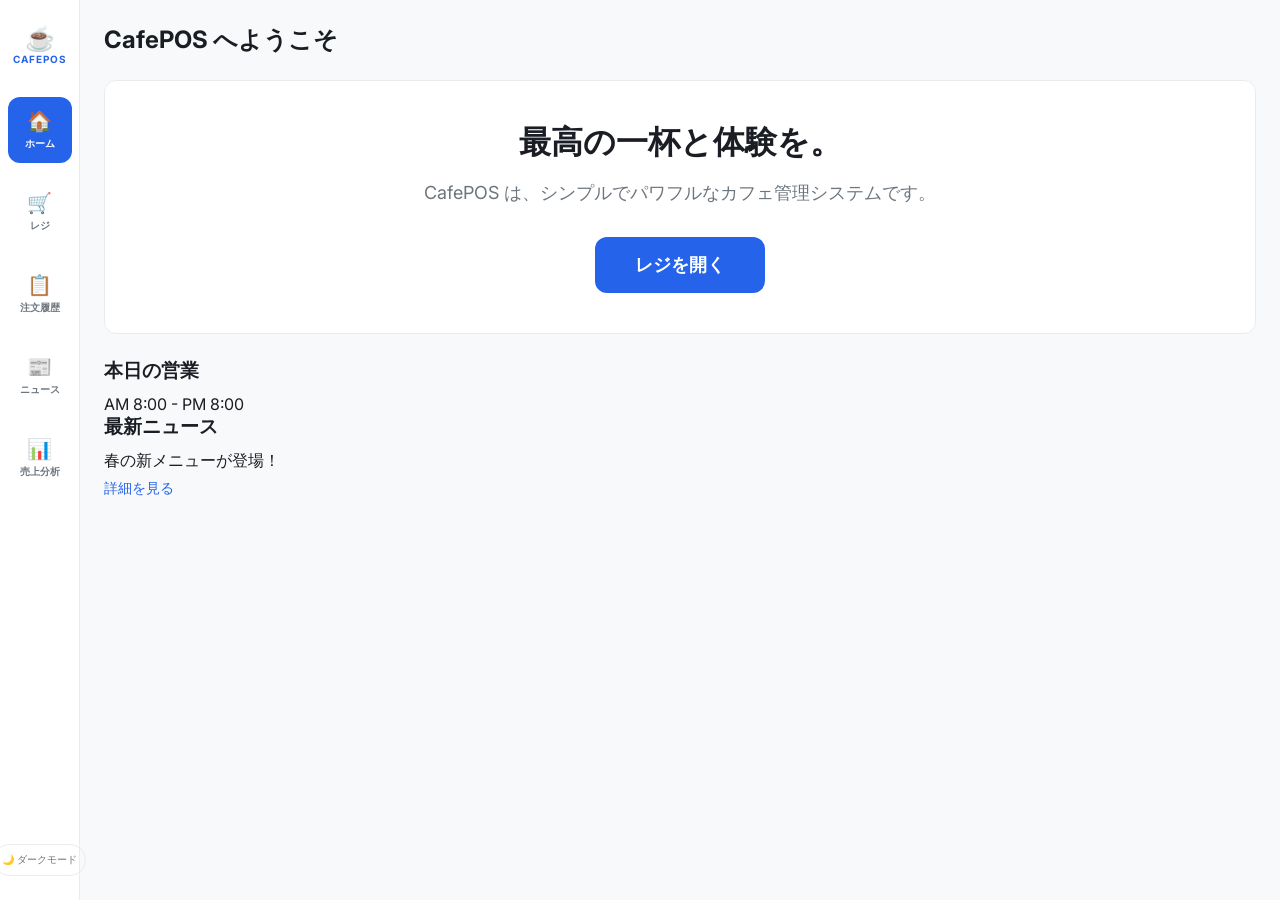
<file: NewsPage/pos/www/index.html>
<!DOCTYPE html>
<html lang="en">
<head>
    <meta charset="UTF-8">
    <meta name="viewport" content="width=device-width, initial-scale=1.0">
    <title>Modern POS System</title>
    <link rel="stylesheet" href="styles.css">
    <link href="https://fonts.googleapis.com/css2?family=Inter:wght@300;400;500;600;700&display=swap" rel="stylesheet">
</head>
<body class="light-theme">
    <div class="app-container">
        <!-- Sidebar Navigation -->
        <aside class="sidebar">
            <a href="../../index.html" class="logo" style="text-decoration: none;">
                <span class="logo-icon">☕</span>
                <span class="logo-text">CafePOS</span>
            </a>
            <nav class="nav-menu">
                <button class="nav-item active" data-view="home">
                    <span class="icon">🏠</span>
                    <span class="label">ホーム</span>
                </button>
                <button class="nav-item" data-view="pos">
                    <span class="icon">🛒</span>
                    <span class="label">レジ</span>
                </button>
                <button class="nav-item" data-view="orders">
                    <span class="icon">📋</span>
                    <span class="label">注文履歴</span>
                </button>
                <button class="nav-item" data-view="news">
                    <span class="icon">📰</span>
                    <span class="label">ニュース</span>
                </button>
                <button class="nav-item" data-view="dashboard">
                    <span class="icon">📊</span>
                    <span class="label">売上分析</span>
                </button>
            </nav>
            <div class="theme-toggle">
                <button id="themeSwitcher">🌙 ダークモード</button>
            </div>
        </aside>

        <!-- Main Content Area -->
        <main class="main-content">
            <!-- Home View -->
            <section id="homeView" class="view active">
                <header class="content-header">
                    <h1>CafePOS へようこそ</h1>
                </header>
                <div class="welcome-section" style="background-color: var(--bg-card); padding: 40px; border-radius: var(--radius); border: 1px solid var(--border); text-align: center; margin-bottom: 24px;">
                    <h2 style="font-size: 32px; margin-bottom: 16px;">最高の一杯と体験を。</h2>
                    <p style="color: var(--text-muted); font-size: 18px; margin-bottom: 32px;">
                        CafePOS は、シンプルでパワフルなカフェ管理システムです。
                    </p>
                    <button class="checkout-btn" onclick="switchView('pos')" style="display: inline-block; padding: 16px 40px; border: none; font-size: 18px;">
                        レジを開く
                    </button>
                </div>
                <div class="stats-grid">
                    <div class="stat-card">
                        <h3>本日の営業</h3>
                        <p style="margin-top: 10px;">AM 8:00 - PM 8:00</p>
                    </div>
                    <div class="stat-card">
                        <h3>最新ニュース</h3>
                        <p id="latestNewsTitle" style="margin-top: 10px; font-weight: 500;">読み込み中...</p>
                        <button class="clear-cart" onclick="switchView('news')" style="margin-top: 8px; color: var(--accent); border: none; background: none; cursor: pointer;">詳細を見る</button>
                    </div>
                </div>
            </section>

            <!-- POS View -->
            <section id="posView" class="view">
                <header class="content-header">
                    <div class="search-bar">
                        <input type="text" id="productSearch" placeholder="商品を検索 (Ctrl+K)...">
                    </div>
                    <div class="categories">
                        <button class="cat-btn active" data-category="all">すべて</button>
                        <button class="cat-btn" data-category="coffee">コーヒー</button>
                        <button class="cat-btn" data-category="tea">紅茶</button>
                        <button class="cat-btn" data-category="bakery">ベーカリー</button>
                        <button class="cat-btn" data-category="food">フード</button>
                    </div>
                </header>
                <div class="product-grid" id="productGrid">
                    <!-- Products will be injected here -->
                </div>
            </section>

            <!-- News View -->
            <section id="newsView" class="view">
                <header class="content-header">
                    <h2>ニュースとお知らせ</h2>
                </header>
                <div class="order-list" id="newsList">
                    <!-- News items will be injected here -->
                </div>
            </section>

            <!-- Orders View -->
            <section id="ordersView" class="view">
                <header class="content-header">
                    <h2>注文履歴</h2>
                </header>
                <div class="order-list" id="orderList">
                    <!-- Recent orders will be shown here -->
                </div>
            </section>

            <!-- Dashboard View -->
            <section id="dashboardView" class="view">
                <header class="content-header">
                    <h2>売上レポート</h2>
                </header>
                <div class="stats-grid">
                    <div class="stat-card">
                        <h3>今日の売上</h3>
                        <p class="stat-value" id="todaySales">¥0</p>
                    </div>
                    <div class="stat-card">
                        <h3>合計注文数</h3>
                        <p class="stat-value" id="totalOrders">0</p>
                    </div>
                </div>
                <div class="chart-container">
                    <!-- Placeholder for a simple CSS/JS chart -->
                    <div id="salesChart" class="placeholder-chart">Sales Data Visualization</div>
                </div>
            </section>
        </main>

        <!-- Right Sidebar (Cart) -->
        <aside class="cart-sidebar">
            <div class="cart-header">
                <h2>注文内容</h2>
                <button class="clear-cart" id="clearCart">クリア</button>
            </div>
            <div class="cart-items" id="cartItems">
                <!-- Cart items will be injected here -->
                <div class="empty-cart-msg">カートは空です</div>
            </div>
            <div class="cart-footer">
                <div class="cart-totals">
                    <div class="total-row">
                        <span>小計</span>
                        <span id="subtotal">¥0</span>
                    </div>
                    <div class="total-row">
                        <span>消費税 (10%)</span>
                        <span id="tax">¥0</span>
                    </div>
                    <div class="total-row grand-total">
                        <span>合計</span>
                        <span id="total">¥0</span>
                    </div>
                </div>
                <button class="checkout-btn" id="checkoutBtn" disabled>決済へ進む</button>
            </div>
        </aside>
    </div>

    <!-- Payment Modal -->
    <dialog id="paymentDialog">
        <div class="modal-content">
            <h3>お支払い</h3>
            <div class="payment-summary">
                <p>合計金額: <strong id="modalTotal">¥0</strong></p>
            </div>
            <div class="payment-methods">
                <button class="method-btn active">💵 現金</button>
                <button class="method-btn">💳 カード</button>
                <button class="method-btn">📱 電子マネー</button>
            </div>
            <div class="cash-input-group">
                <label for="cashReceived">お預かり金額:</label>
                <input type="number" id="cashReceived" step="1" placeholder="0">
            </div>
            <div class="change-summary">
                <span>お釣り:</span>
                <strong id="changeAmount">¥0</strong>
            </div>
            <div class="modal-actions">
                <button id="cancelPayment">キャンセル</button>
                <button id="confirmPayment" class="primary">注文確定</button>
            </div>
        </div>
    </dialog>

    <script src="script.js"></script>
</body>
</html>
</file>
<file: NewsPage/pos/www/styles.css>
:root {
    /* Light Theme */
    --bg-main: #f8f9fa;
    --bg-sidebar: #ffffff;
    --bg-card: #ffffff;
    --text-main: #1a1d23;
    --text-muted: #6c757d;
    --border: #e9ecef;
    --accent: #2563eb;
    --accent-light: #eff6ff;
    --accent-hover: #1d4ed8;
    --danger: #dc2626;
    --success: #16a34a;
    --shadow: 0 4px 6px -1px rgba(0, 0, 0, 0.1), 0 2px 4px -1px rgba(0, 0, 0, 0.06);
    --radius: 12px;
    --font-inter: 'Inter', sans-serif;
}

body.dark-theme {
    --bg-main: #0f172a;
    --bg-sidebar: #1e293b;
    --bg-card: #1e293b;
    --text-main: #f8fafc;
    --text-muted: #94a3b8;
    --border: #334155;
    --accent: #3b82f6;
    --accent-light: #1e293b;
    --accent-hover: #60a5fa;
    --shadow: 0 4px 6px -1px rgba(0, 0, 0, 0.3), 0 2px 4px -1px rgba(0, 0, 0, 0.2);
}

* {
    box-sizing: border-box;
    margin: 0;
    padding: 0;
}

body {
    font-family: var(--font-inter);
    background-color: var(--bg-main);
    color: var(--text-main);
    height: 100vh;
    overflow: hidden;
    transition: background-color 0.3s, color 0.3s;
}

.app-container {
    display: grid;
    grid-template-columns: 80px 1fr 320px;
    height: 100vh;
}

/* Sidebar Navigation */
.sidebar {
    background-color: var(--bg-sidebar);
    border-right: 1px solid var(--border);
    display: flex;
    flex-direction: column;
    align-items: center;
    padding: 24px 0;
    gap: 32px;
}

.logo {
    font-size: 24px;
    font-weight: 700;
    color: var(--accent);
    display: flex;
    flex-direction: column;
    align-items: center;
}

.logo-text {
    font-size: 10px;
    text-transform: uppercase;
    letter-spacing: 1px;
}

.nav-menu {
    display: flex;
    flex-direction: column;
    gap: 16px;
    flex: 1;
}

.nav-item {
    background: none;
    border: none;
    color: var(--text-muted);
    cursor: pointer;
    display: flex;
    flex-direction: column;
    align-items: center;
    gap: 4px;
    padding: 12px;
    border-radius: var(--radius);
    transition: all 0.2s;
    text-decoration: none;
}

.nav-item .icon {
    font-size: 20px;
}

.nav-item .label {
    font-size: 10px;
    font-weight: 600;
}

.nav-item:hover {
    background-color: var(--accent-light);
    color: var(--accent);
}

.nav-item.active {
    background-color: var(--accent);
    color: white;
}

.theme-toggle button {
    background: none;
    border: 1px solid var(--border);
    color: var(--text-muted);
    padding: 8px;
    border-radius: 20px;
    font-size: 10px;
    cursor: pointer;
    white-space: nowrap;
}

/* Main Content Area */
.main-content {
    padding: 24px;
    overflow-y: auto;
    height: 100vh;
}

.view {
    display: none;
}

.view.active {
    display: block;
}

.content-header {
    display: flex;
    justify-content: space-between;
    align-items: center;
    margin-bottom: 24px;
    flex-wrap: wrap;
    gap: 16px;
}

.search-bar input {
    width: 300px;
    padding: 12px 16px;
    border-radius: var(--radius);
    border: 1px solid var(--border);
    background-color: var(--bg-card);
    color: var(--text-main);
    font-size: 14px;
}

.categories {
    display: flex;
    gap: 8px;
}

.cat-btn {
    padding: 8px 16px;
    border-radius: 20px;
    border: 1px solid var(--border);
    background-color: var(--bg-card);
    color: var(--text-muted);
    cursor: pointer;
    font-size: 14px;
    font-weight: 500;
    transition: all 0.2s;
}

.cat-btn:hover {
    border-color: var(--accent);
    color: var(--accent);
}

.cat-btn.active {
    background-color: var(--accent);
    color: white;
    border-color: var(--accent);
}

.product-grid {
    display: grid;
    grid-template-columns: repeat(auto-fill, minmax(180px, 1fr));
    gap: 20px;
}

.product-card {
    background-color: var(--bg-card);
    border: 1px solid var(--border);
    border-radius: var(--radius);
    padding: 16px;
    cursor: pointer;
    transition: transform 0.2s, box-shadow 0.2s;
    display: flex;
    flex-direction: column;
    gap: 12px;
}

.product-card:hover {
    transform: translateY(-4px);
    box-shadow: var(--shadow);
    border-color: var(--accent);
}

.product-img {
    height: 120px;
    background-color: var(--accent-light);
    border-radius: 8px;
    display: flex;
    align-items: center;
    justify-content: center;
    font-size: 40px;
}

.product-info h3 {
    font-size: 16px;
    font-weight: 600;
    margin-bottom: 4px;
}

.product-info .price {
    font-weight: 700;
    color: var(--accent);
}

/* Cart Sidebar */
.cart-sidebar {
    background-color: var(--bg-sidebar);
    border-left: 1px solid var(--border);
    padding: 24px;
    display: flex;
    flex-direction: column;
    height: 100vh;
}

.cart-header {
    display: flex;
    justify-content: space-between;
    align-items: center;
    margin-bottom: 24px;
}

.clear-cart {
    background: none;
    border: none;
    color: var(--danger);
    font-size: 14px;
    font-weight: 500;
    cursor: pointer;
}

.cart-items {
    flex: 1;
    overflow-y: auto;
    display: flex;
    flex-direction: column;
    gap: 16px;
    margin-bottom: 24px;
}

.cart-item {
    display: flex;
    gap: 12px;
    align-items: center;
}

.cart-item-info {
    flex: 1;
}

.cart-item-info h4 {
    font-size: 14px;
    margin-bottom: 2px;
}

.cart-item-info .item-price {
    font-size: 12px;
    color: var(--text-muted);
}

.cart-item-qty {
    display: flex;
    align-items: center;
    gap: 8px;
    background-color: var(--bg-main);
    padding: 4px 8px;
    border-radius: 20px;
}

.qty-btn {
    width: 20px;
    height: 20px;
    border-radius: 50%;
    border: none;
    background-color: var(--bg-sidebar);
    color: var(--text-main);
    cursor: pointer;
    font-size: 12px;
    display: flex;
    align-items: center;
    justify-content: center;
    box-shadow: 0 1px 2px rgba(0,0,0,0.1);
}

.cart-footer {
    display: flex;
    flex-direction: column;
    gap: 16px;
}

.cart-totals {
    border-top: 1px solid var(--border);
    padding-top: 16px;
    display: flex;
    flex-direction: column;
    gap: 8px;
}

.total-row {
    display: flex;
    justify-content: space-between;
    font-size: 14px;
    color: var(--text-muted);
}

.grand-total {
    font-size: 18px;
    font-weight: 700;
    color: var(--text-main);
    margin-top: 4px;
}

.checkout-btn {
    background-color: var(--accent);
    color: white;
    border: none;
    padding: 16px;
    border-radius: var(--radius);
    font-size: 16px;
    font-weight: 600;
    cursor: pointer;
    transition: background-color 0.2s;
}

.checkout-btn:hover:not(:disabled) {
    background-color: var(--accent-hover);
}

.checkout-btn:disabled {
    opacity: 0.5;
    cursor: not-allowed;
}

/* Dialog Styles */
dialog {
    border: none;
    border-radius: var(--radius);
    padding: 24px;
    box-shadow: var(--shadow);
    background-color: var(--bg-card);
    color: var(--text-main);
    margin: auto;
}

dialog::backdrop {
    background-color: rgba(0, 0, 0, 0.5);
    backdrop-filter: blur(4px);
}

.modal-content {
    display: flex;
    flex-direction: column;
    gap: 20px;
    min-width: 320px;
}

.payment-methods {
    display: flex;
    gap: 8px;
}

.method-btn {
    flex: 1;
    padding: 12px;
    border: 1px solid var(--border);
    background: none;
    border-radius: 8px;
    cursor: pointer;
    color: var(--text-main);
}

.method-btn.active {
    border-color: var(--accent);
    background-color: var(--accent-light);
    color: var(--accent);
}

.cash-input-group input {
    width: 100%;
    padding: 12px;
    border: 1px solid var(--border);
    border-radius: 8px;
    margin-top: 4px;
}

.modal-actions {
    display: flex;
    gap: 12px;
}

.modal-actions button {
    flex: 1;
    padding: 12px;
    border-radius: 8px;
    cursor: pointer;
    border: 1px solid var(--border);
    background: none;
    color: var(--text-main);
}

.modal-actions button.primary {
    background-color: var(--accent);
    color: white;
    border: none;
}

.empty-cart-msg {
    text-align: center;
    padding: 40px 0;
    color: var(--text-muted);
    font-style: italic;
}
</file>
